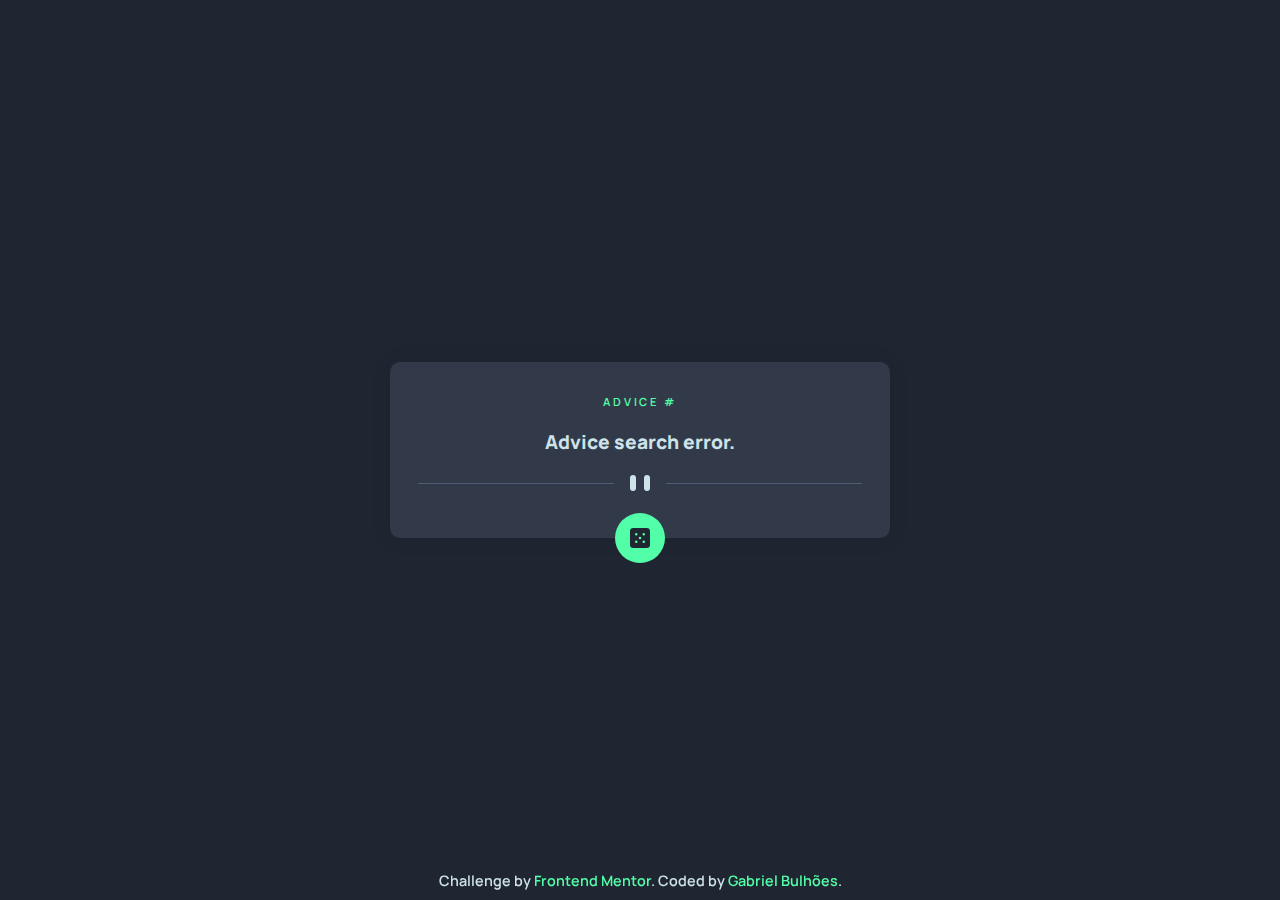
<file: advice-generator-app/index.html>
<!DOCTYPE html>
<html lang="en">
<head>
  <meta charset="UTF-8">
  <meta name="viewport" content="width=device-width, initial-scale=1.0">

  <link rel="icon" type="image/png" sizes="32x32" href="./images/favicon-32x32.png">

  <link rel="stylesheet" href="style.css">

  <link href="https://fonts.googleapis.com/css2?family=Manrope:wght@400;600;800&display=swap" rel="stylesheet">

  <title>Advice generator app</title>

</head>
<body>

  <main>

    <section>

      <h1>Advice #<span class="advice-id"></span></h1>

      <p class="advice"></p>

      <picture>
        <source media="(max-width: 600px)" srcset="images/pattern-divider-mobile.svg">
        <source media="(min-width: 601px)" srcset="images/pattern-divider-desktop.svg">
        <img src="images/pattern-divider-mobile.svg" alt="Pattern Divider">
      </picture>

      <button class="next-advice">
        <img src="images/icon-dice.svg" alt="Dice">
      </button>

    </section>

    <footer>Challenge by <a href="https://www.frontendmentor.io" target="_blank">Frontend Mentor</a>. Coded by <a href="https://github.com/bulhoesgabriel" target="_blank">Gabriel Bulhões</a>.</footer>

  </main>
  
  <script src="script.js"></script>

</body>
</html>
</file>
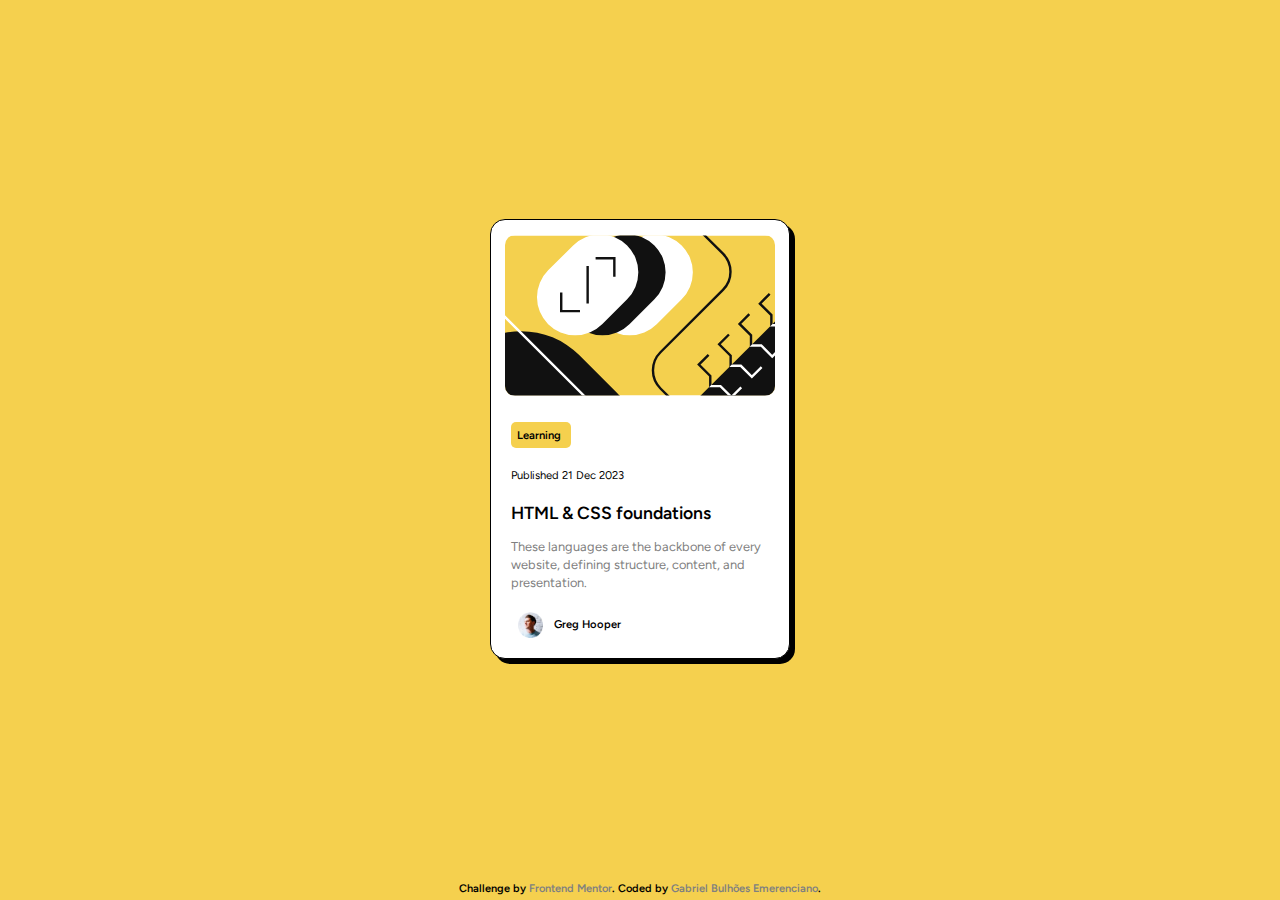
<file: blog-preview-card/index.html>
<!DOCTYPE html>
<html lang="en">
<head>
  <meta charset="UTF-8">
  <meta name="viewport" content="width=device-width, initial-scale=1.0">

  <link rel="stylesheet" href="style.css">

  <link rel="icon" type="image/png" sizes="32x32" href="./assets/images/favicon-32x32.png">
  
  <title>Blog Preview Card</title>

</head>
<body>

  <main class="card">

    <img src="assets/images/illustration-article.svg" alt="Illustration Article">

    <div class="info">

      <h1 class="top">Learning</h1>

      <p class="date">Published 21 Dec 2023</p>

      <h2 class="title">HTML & CSS foundations</h2>

      <p class="text">These languages are the backbone of every website, defining structure, content, and presentation.</p>

    </div>

    <div class="autor">

      <img src="assets/images/image-avatar.webp" alt="Greg Hooper Avatar">

      <p><strong>Greg Hooper</strong></p>

    </div>

  </main>
  
  <div class="attribution">
    Challenge by <a href="https://www.frontendmentor.io?ref=challenge" target="_blank">Frontend Mentor</a>. 
    Coded by <a href="https://github.com/bulhoesgabriel" target="_blank">Gabriel Bulhões Emerenciano</a>.
  </div>

</body>
</html>
</file>
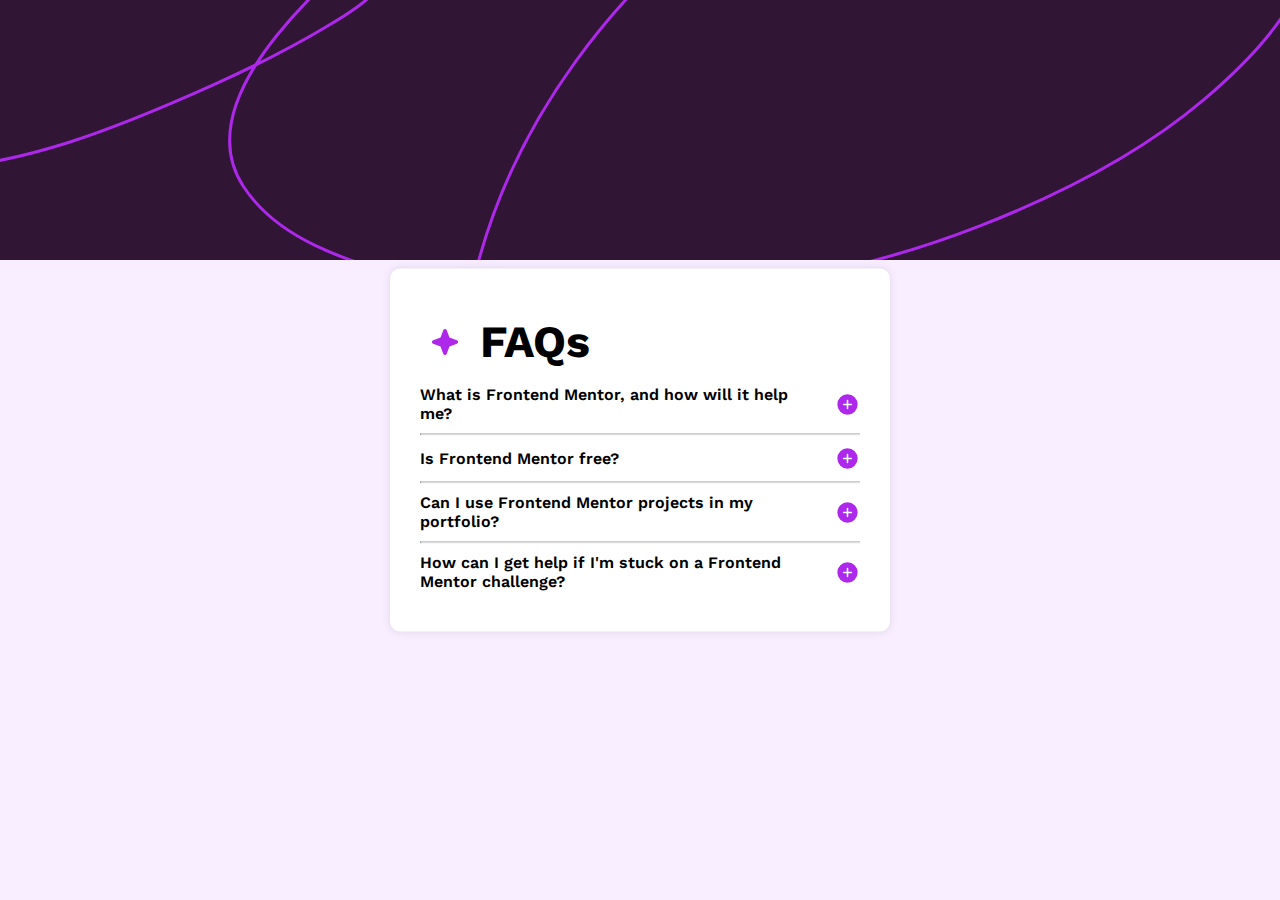
<file: faq-accordion/index.html>
<!DOCTYPE html>
<html lang="en">

<head>
  <meta charset="UTF-8">
  <meta name="viewport" content="width=device-width, initial-scale=1.0">

  <link rel="shortcut icon" href="assets/images/favicon-32x32.png" type="image/x-icon">

  <link rel="stylesheet" href="style.css">

  <title>FAQ accordion</title>

</head>

<body>

  <div class="background"></div>

  <div class="card">

    <div class="title">
      <img src="assets/images/icon-star.svg" alt="Star Icon">
      <h1>FAQs</h1>
    </div>

    <div class="questions">
      <button>What is Frontend Mentor, and how will it help me?</button>
      <img src="assets/images/icon-plus.svg" alt="Plus Icon">
    </div>

    <p class="answers">Frontend Mentor offers realistic coding challenges to help developers improve their
      frontend coding skills with projects in HTML, CSS, and JavaScript. It's suitable for all levels and ideal for
      portfolio building.</p>

    <hr>

    <div class="questions">
      <button>Is Frontend Mentor free?</button>
      <img src="assets/images/icon-plus.svg" alt="Plus Icon">
    </div>

    <p class="answers">Yes, Frontend Mentor offers both free and premium coding challenges, with the free option
      providing access to a range of projects suitable for all skill levels.</p>

    <hr>

    <div class="questions">
      <button>Can I use Frontend Mentor projects in my portfolio?</button>
      <img src="assets/images/icon-plus.svg" alt="Plus Icon">
    </div>

    <p class="answers">Yes, you can use projects completed on Frontend Mentor in your portfolio. It's an excellent
      way to showcase your skills to potential employers!</p>

    <hr>

    <div class="questions">
      <button>How can I get help if I'm stuck on a Frontend Mentor challenge?</button>
      <img src="assets/images/icon-plus.svg" alt="Plus Icon">
    </div>

    <p class="answers">The best place to get help is inside Frontend Mentor's Discord community. There's a help
      channel where you can ask questions and seek support from other community members.</p>

  </div>

</body>

<script src="script.js"></script>

</html>
</file>
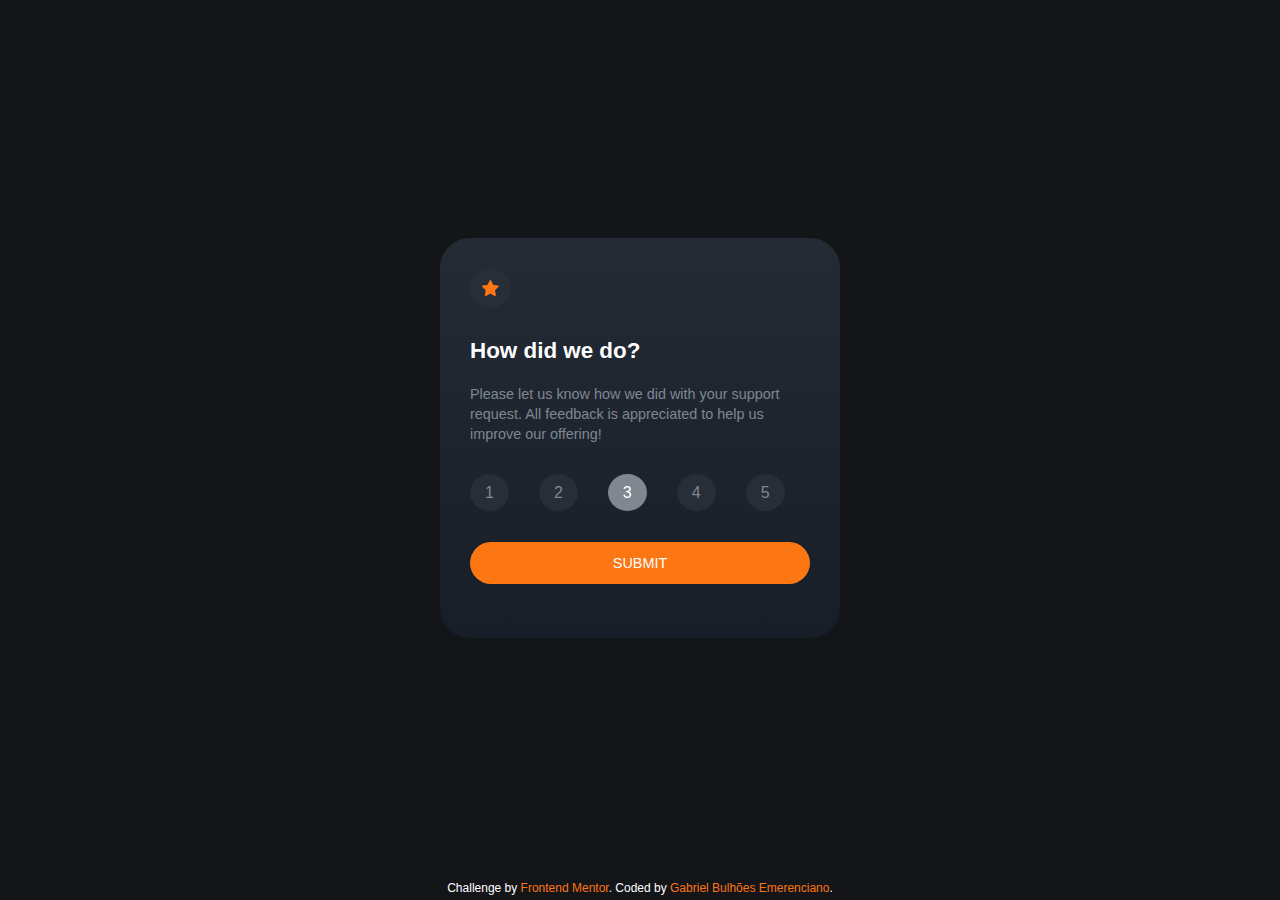
<file: interactive-rating-component/index.html>
<!DOCTYPE html>
<html lang="en">
<head>
  <meta charset="UTF-8">
  <meta name="viewport" content="width=device-width, initial-scale=1.0">

  <link rel="icon" type="image/png" sizes="32x32" href="./images/favicon-32x32.png">

  <link rel="stylesheet" href="style.css">
  
  <title>Interactive Rating Component</title>

</head>
<body>

  <div id="rating">
    <div id="star"><img src="images/icon-star.svg" alt="Star"></div>
    <h1>How did we do?</h1>
    <p>Please let us know how we did with your support request. All feedback is appreciated to help us improve our offering!</p>
    <ul id="select">
      <li><label for="opt1"><input type="radio" name="option" id="opt1"><span>1</span></label></li>
      <li><label for="opt2"><input type="radio" name="option" id="opt2"><span>2</span></label></li>
      <li><label for="opt3"><input type="radio" name="option" id="opt3" checked><span>3</span></label></li>
      <li><label for="opt4"><input type="radio" name="option" id="opt4"><span>4</span></label></li>
      <li><label for="opt5"><input type="radio" name="option" id="opt5"><span>5</span></label></li>
    </ul>
    <button onclick="changePage()">Submit</button>
  </div>

  <div id="thankyou">
    <img src="images/illustration-thank-you.svg" alt="Thank you">
    <div id="result"></div>
    <h1>Thank you!</h1>
    <p>
      We appreciate you taking the time to give a rating.
      <br>
      If you ever need more support, don’t hesitate to get in touch!
    </p>
  </div>
  
  <div class="attribution">
    Challenge by <a href="https://www.frontendmentor.io?ref=challenge" target="_blank">Frontend Mentor</a>. 
    Coded by <a href="https://github.com/bulhoesgabriel" target="_blank">Gabriel Bulhões Emerenciano</a>.
  </div>

  <script src="script.js"></script>

</body>
</html>
</file>
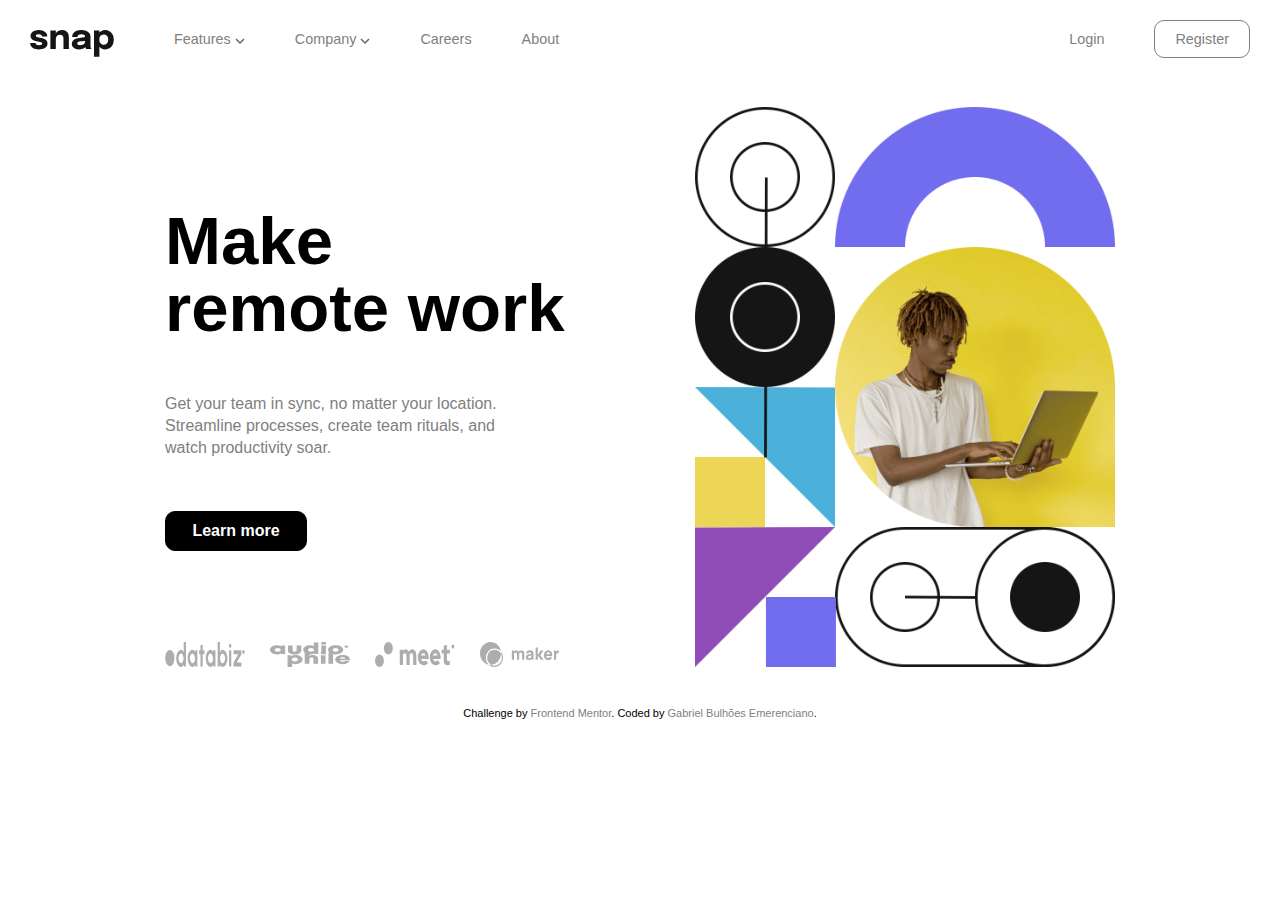
<file: intro-section-with-dropdown-navigation/index.html>
<!DOCTYPE html>
<html lang="en">
<head>
  <meta charset="UTF-8">
  <meta name="viewport" content="width=device-width, initial-scale=1.0">

  <link rel="icon" type="image/png" sizes="32x32" href="./images/favicon-32x32.png">
  
  <title>Intro section with dropdown navigation</title>

  <link rel="shortcut icon" href="images/favicon-32x32.png" type="image/x-icon">

  <link rel="stylesheet" href="style.css">

  <link rel="stylesheet" href="media-query.css">

  <script src="script.js" defer></script>

</head>
<body>

  <header>
    <img src="images/logo.svg" alt="Snap">
    <nav>
        <div class="container">
          <a href="#" id="features">Features <img src="images/icon-arrow-down.svg" id="features-image" alt="Arrow Down"></a>
            <div class="list" id="features-list">
              <a href="#"><img src="images/icon-todo.svg" alt="Todo List"> Todo List</a>
              <a href="#"><img src="images/icon-calendar.svg" alt="Calendar"> Calendar</a>
              <a href="#"><img src="images/icon-reminders.svg" alt="Reminders"> Reminders</a>
              <a href="#"><img src="images/icon-planning.svg" alt="Planning"> Planning</a>
            </div>
        </div>
        <div class="container">
          <a href="#" id="company">Company <img src="images/icon-arrow-down.svg" id="company-image" alt="Arrow Down"></a>
            <div class="list" id="company-list">
              <a href="#">History</a>
              <a href="#">Our Team</a>
              <a href="#">Blog</a>
            </div>
        </div>
        <a href="#">Careers</a>
        <a href="#">About</a>
      <div id="user">
        <a href="#">Login</a>
        <a href="#" id="register">Register</a>
      </div>
    </nav>

    <div id ="menu-container">
      <div id="menu"><img src="images/icon-menu.svg" id="menu-image" alt="Menu"></div>
      <div id="menu-nav">
        <div class="container" id="features-container">
          <a href="#" id="features2">Features <img src="images/icon-arrow-down.svg" id="features-image2" alt="Arrow Down"></a>
          <div class="list" id="features-list2">
            <a href="#"><img src="images/icon-todo.svg" alt="Todo List"> Todo List</a>
            <a href="#"><img src="images/icon-calendar.svg" alt="Calendar"> Calendar</a>
            <a href="#"><img src="images/icon-reminders.svg" alt="Reminders"> Reminders</a>
            <a href="#"><img src="images/icon-planning.svg" alt="Planning"> Planning</a>
          </div>
        </div>
        <div class="container" id="company-container">
          <a href="#" id="company2">Company <img src="images/icon-arrow-down.svg" id="company-image2" alt="Arrow Down"></a>
          <div class="list" id="company-list2">
            <a href="#">History</a>
            <a href="#">Our Team</a>
            <a href="#">Blog</a>
          </div>
        </div>
        <a href="#" id="careers">Careers</a>
        <a href="#">About</a>
        <div class="container" id="user2">
          <a href="#">Login</a>
          <a href="#" id="register2">Register</a>
        </div>
      </div>
    </div>  
  </header>

  <main>
    <section>
      <h1>Make <br>remote work</h1>
      <h1 id="alt">Make remote work</h1>
      <p>Get your team in sync, no matter your location. Streamline processes, create team rituals, and watch productivity soar.</p>
      <button>Learn more</button>
      <div id="clients">
        <img src="images/client-databiz.svg" alt="Databiz">
        <img src="images/client-audiophile.svg" alt="Audiophile">
        <img src="images/client-meet.svg" alt="Meet">
        <img src="images/client-maker.svg" alt="Maker">
      </div>
    </section>
    <img id="hero" src="images/image-hero-desktop.png" alt="Hero">
    <img id="hero-mobile" src="images/image-hero-mobile.png" alt="Hero Mobile">
  </main>
  
  <div class="attribution">
    Challenge by <a href="https://www.frontendmentor.io?ref=challenge" target="_blank">Frontend Mentor</a>. 
    Coded by <a href="https://github.com/bulhoesgabriel" target="_blank">Gabriel Bulhões Emerenciano</a>.
  </div>
</body>
</html>
</file>
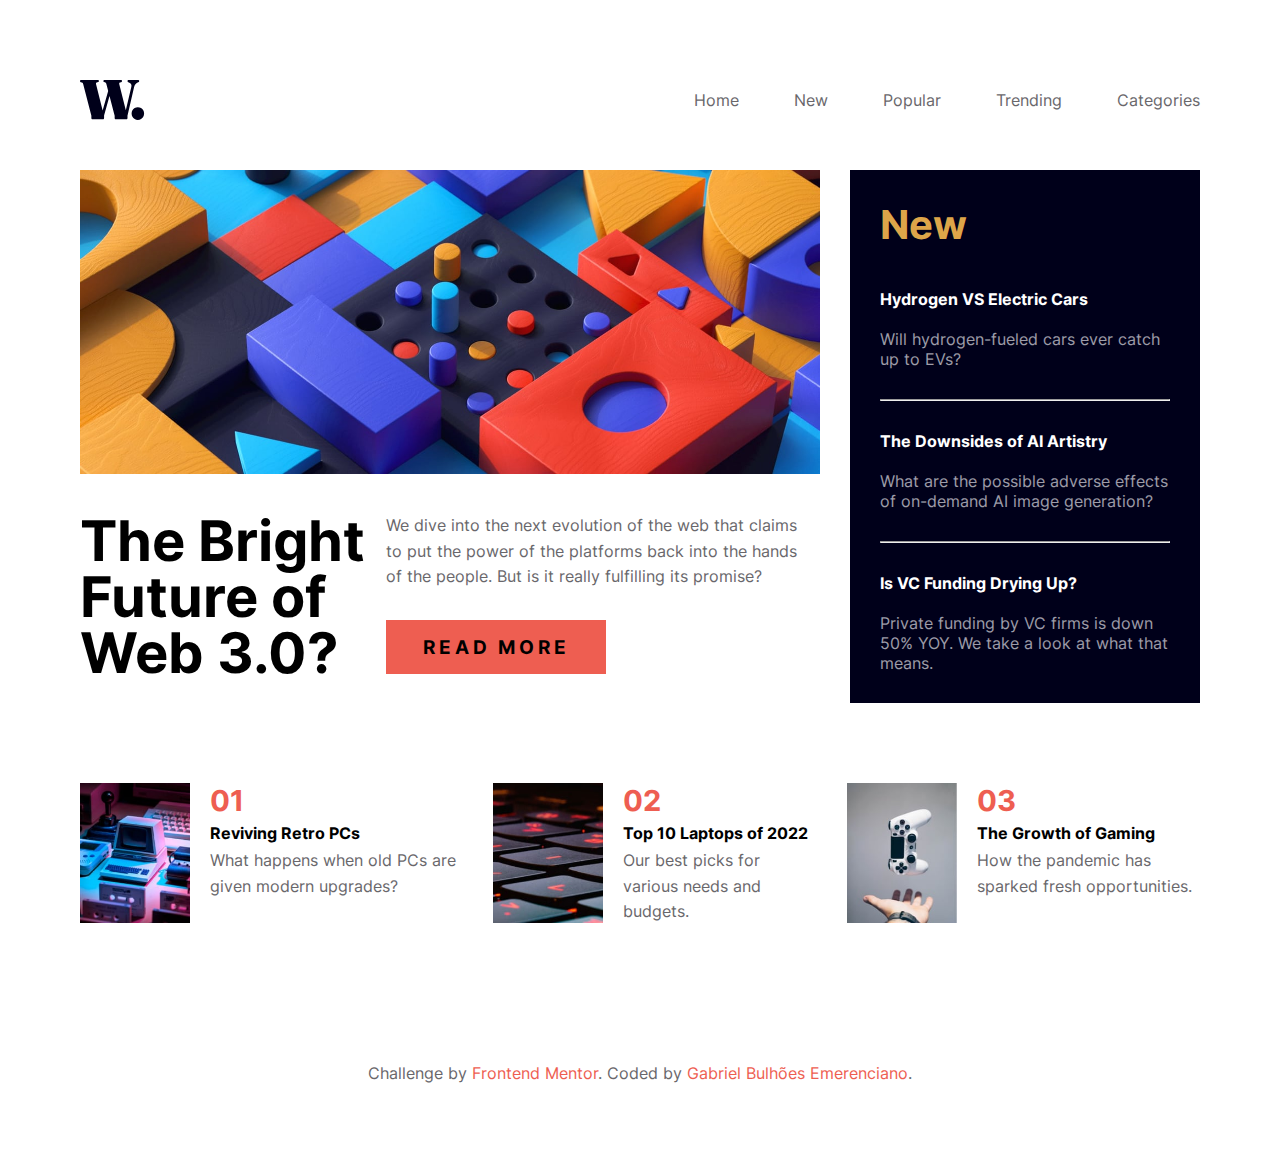
<file: news-homepage/index.html>
<!DOCTYPE html>
<html lang="en">
<head>
  <meta charset="UTF-8">
  <meta name="viewport" content="width=device-width, initial-scale=1.0">
  <link rel="icon" type="image/png" sizes="32x32" href="./assets/images/favicon-32x32.png">
  <link rel="stylesheet" href="css/style.css">
  <link rel="stylesheet" href="css/media-query.css">
  <script defer src="js/script.js"></script>
  <title>News homepage</title>
</head>
<body>

  <div class="container">

    <header>

      <nav>
        <img src="assets/images/logo.svg" alt="Logo">
        <div class="menu-container">
          <div class="menu-info">
            <button id="menu-button"><img id="button-img" src="assets/images/icon-menu.svg" alt="Menu Icon"></button>
            <div id="menu-list">
              <a href="#">Home</a>
              <a href="#">New</a>
              <a href="#">Popular</a>
              <a href="#">Trending</a>
              <a href="#">Categories</a>
            </div>
          </div>
        </div>
      </nav>

    </header>

    <main>

      <div class="main-container">
        <picture>
          <source media="(max-width: 768px)" srcset="assets/images/image-web-3-mobile.jpg">
          <img src="assets/images/image-web-3-desktop.jpg" alt="Web 3">
        </picture>
        <div class="main-info">
          <h1>The Bright Future of Web 3.0?</h1>
          <div>
            <p>
              We dive into the next evolution of the web that claims to put the power of the platforms back into the hands of the people.
              But is it really fulfilling its promise?
            </p>
            <a>Read more</a>
          </div>
        </div>
      </div>

      <aside>
        <h2>New</h2>
        <a href="#">Hydrogen VS Electric Cars</a>
        <p>Will hydrogen-fueled cars ever catch up to EVs?</p>
        <hr>
        <a href="#">The Downsides of AI Artistry</a>
        <p>What are the possible adverse effects of on-demand AI image generation?</p>
        <hr>
        <a href="#">Is VC Funding Drying Up?</a>
        <p id="last-p">Private funding by VC firms is down 50% YOY. We take a look at what that means.</p>
      </aside>

    </main>

    <section>

      <div class="section-containers">
        <img src="assets/images/image-retro-pcs.jpg" alt="Retro PCs">
        <div class="section-info">
          <h3>01</h3>
          <a href="#">Reviving Retro PCs</a>
          <p>What happens when old PCs are given modern upgrades?</p>
        </div>
      </div>

      <div class="section-containers">
        <img src="assets/images/image-top-laptops.jpg" alt="Top Laptops">
        <div class="section-info">
          <h3>02</h3>
          <a href="#">Top 10 Laptops of 2022</a>
          <p>Our best picks for various needs and budgets.</p>
        </div>
      </div>

      <div class="section-containers">
        <img src="assets/images/image-gaming-growth.jpg" alt="Gaming Growth">
        <div class="section-info">
          <h3>03</h3>
          <a href="#">The Growth of Gaming</a>
          <p>How the pandemic has sparked fresh opportunities.</p>
        </div>
      </div>

    </section>
    
    <footer>Challenge by <a href="https://www.frontendmentor.io?ref=challenge" target="_blank">Frontend Mentor</a>. Coded by <a href="https://github.com/bulhoesgabriel" target="_blank">Gabriel Bulhões Emerenciano</a>.</footer>

  </div>

</body>
</html>
</file>
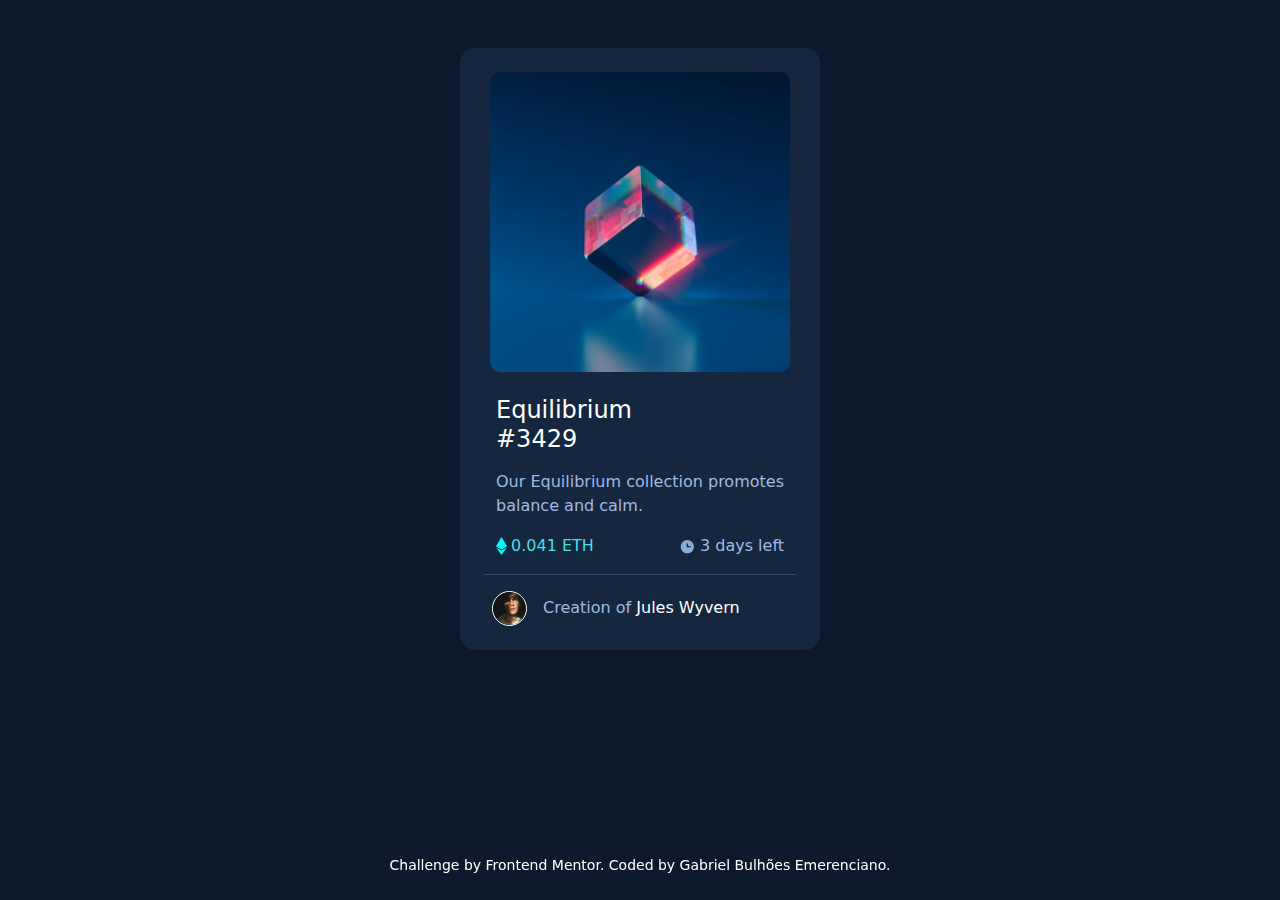
<file: nft-preview-card-component/index.html>
<!DOCTYPE html>
<html lang="en">
<head>
  <meta charset="UTF-8">
  <meta name="viewport" content="width=device-width, initial-scale=1.0">

  <link rel="icon" type="image/png" sizes="32x32" href="./images/favicon-32x32.png">

  <link href="https://cdn.jsdelivr.net/npm/bootstrap@5.3.3/dist/css/bootstrap.min.css" rel="stylesheet" integrity="sha384-QWTKZyjpPEjISv5WaRU9OFeRpok6YctnYmDr5pNlyT2bRjXh0JMhjY6hW+ALEwIH" crossorigin="anonymous">

  <script src="https://cdn.jsdelivr.net/npm/bootstrap@5.3.3/dist/js/bootstrap.bundle.min.js" integrity="sha384-YvpcrYf0tY3lHB60NNkmXc5s9fDVZLESaAA55NDzOxhy9GkcIdslK1eN7N6jIeHz" crossorigin="anonymous" defer></script>
  
  <title>NFT preview card component</title>

  <style>
    .attribution {font-size: 14px; text-align: center; color: white;}
    .attribution a {color: white; text-decoration: none; transition: 0.3s;}
    .attribution a:hover {color: #46DFE4;}
    body {background-color: #0D1A2D;}
    #card {background-color: #15273F; width: 360px; border-radius: 15px; color: #a0b9e1; box-shadow: 0px 20px 0px 15px #0c17297d;}
    #card #eq {background-image: url("images/image-equilibrium.jpg"); background-size: cover; height: 300px; width: 300px; border-radius: 10px;}
    #card #eq #view {height: 40px; width: 40px;}
    #card #eq .overlay {background-color:#46dfe47e; border-radius: 10px; opacity: 0; transition: opacity 0.5s;}
    #card #eq .overlay:hover {opacity: 1;}
    #card h1 {color: white; transition: 0.3s;}
    #card h1:hover {color: #46DFE4; cursor: pointer;}
    #card div #eth {color: #46DFE4;}
    #card p img {width: 35px; border-radius: 30px; border: 1px solid white;}
    #card p a {color: white; text-decoration: none; transition: 0.3s;}
    #card p a:hover {color: #46DFE4;}
  </style>

</head>
<body>
  <div class="container p-4 mt-5 text-center" id="card">
    <a href="https://github.com/bulhoesgabriel" target="_blank">
      <div id="eq" class="mb-4 container p-0">
        <div class="overlay d-flex align-items-center justify-content-center w-100 h-100">
          <img src="images/icon-view.svg" alt="View" id="view">
        </div>
      </div>
    </a>
    <div class="container text-start">
      <h1 class="fs-4 mb-3 w-75">Equilibrium #3429</h1>
      <p class="lead fs-6">Our Equilibrium collection promotes balance and calm.</p>
    </div>
    <div class="container d-flex">
      <span id="eth"><img src="images/icon-ethereum.svg" alt="Ethereum" class="me-1">0.041 ETH</span>
      <span class="ms-auto lead fs-6"><img src="images/icon-clock.svg" alt="Clock" class="me-1">3 days left</span>
    </div>
    <hr>
    <p class="lead text-start fs-6 mb-0"><img src="images/image-avatar.png" alt="Avatar" class=" ms-2 me-3">Creation of <a href="#">Jules Wyvern</a></p>
  </div>
  <div class="attribution lead fixed-bottom mb-4">
    Challenge by <a href="https://www.frontendmentor.io?ref=challenge" target="_blank">Frontend Mentor</a>. 
    Coded by <a href="https://github.com/bulhoesgabriel" target="_blank">Gabriel Bulhões Emerenciano</a>.
  </div>
</body>
</html>
</file>
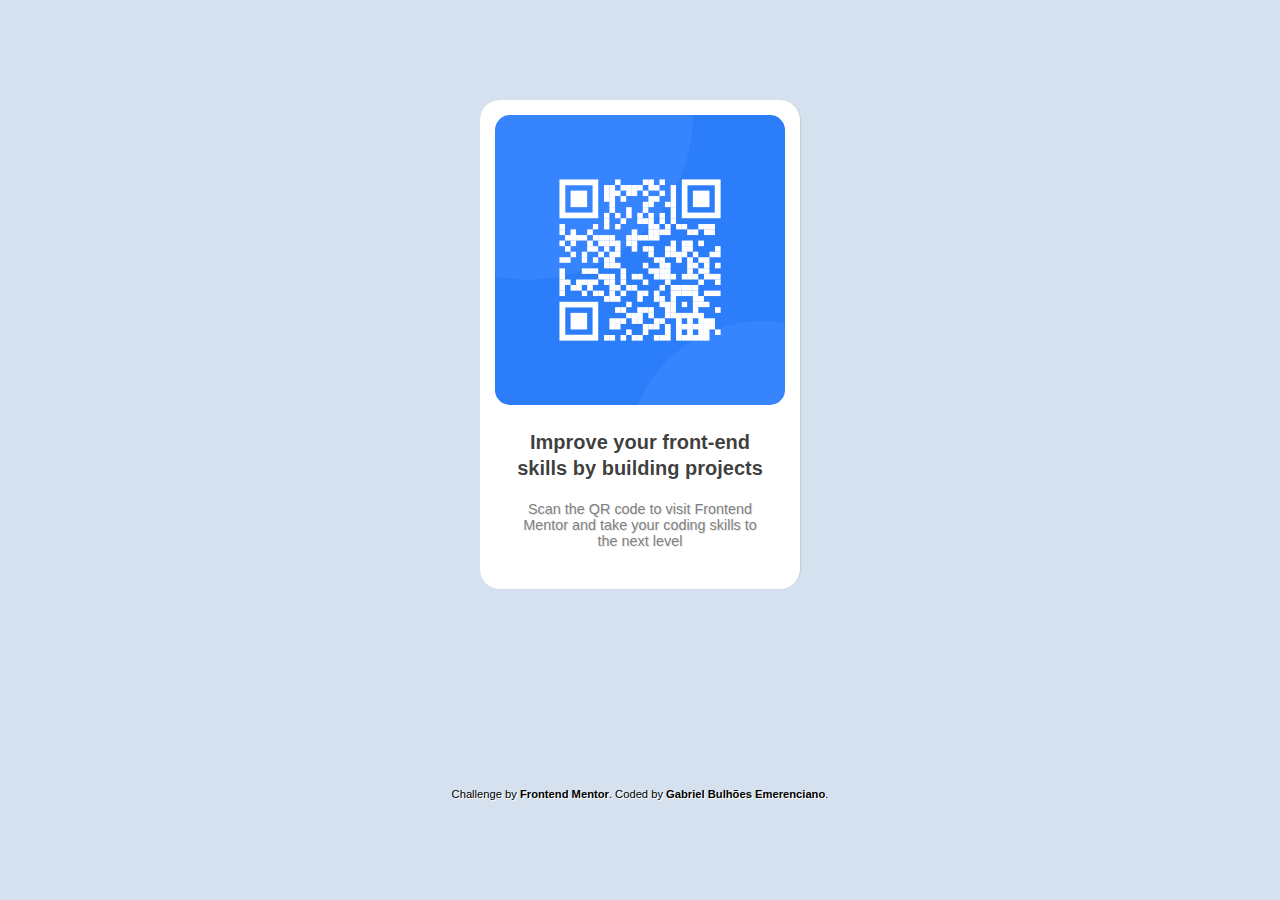
<file: qr-code-component/index.html>
<!DOCTYPE html>
<html lang="en">
<head>
  <meta charset="UTF-8">
  <meta name="viewport" content="width=device-width, initial-scale=1.0">

  <link rel="icon" type="image/png" sizes="32x32" href="./images/favicon-32x32.png">
  
  <link rel="stylesheet" href="style.css">
  <link href="https://fonts.cdnfonts.com/css/chalet" rel="stylesheet">

  <title>QR code component</title>

</head>
<body>

  <main class="home">

    <img class="qrcode" src="images/image-qr-code.png" alt="QR code image">

    <h1 class="title">Improve your front-end skills by building projects</h1>

    <p class="text">Scan the QR code to visit Frontend Mentor and take your coding skills to the next level</p>

  </main>
  
  <footer>Challenge by <a href="https://www.frontendmentor.io" target="_blank">Frontend Mentor</a>. Coded by <a href="https://github.com/bulhoesgabriel" target="_blank">Gabriel Bulhões Emerenciano</a>.</footer>

</body>
</html>
</file>
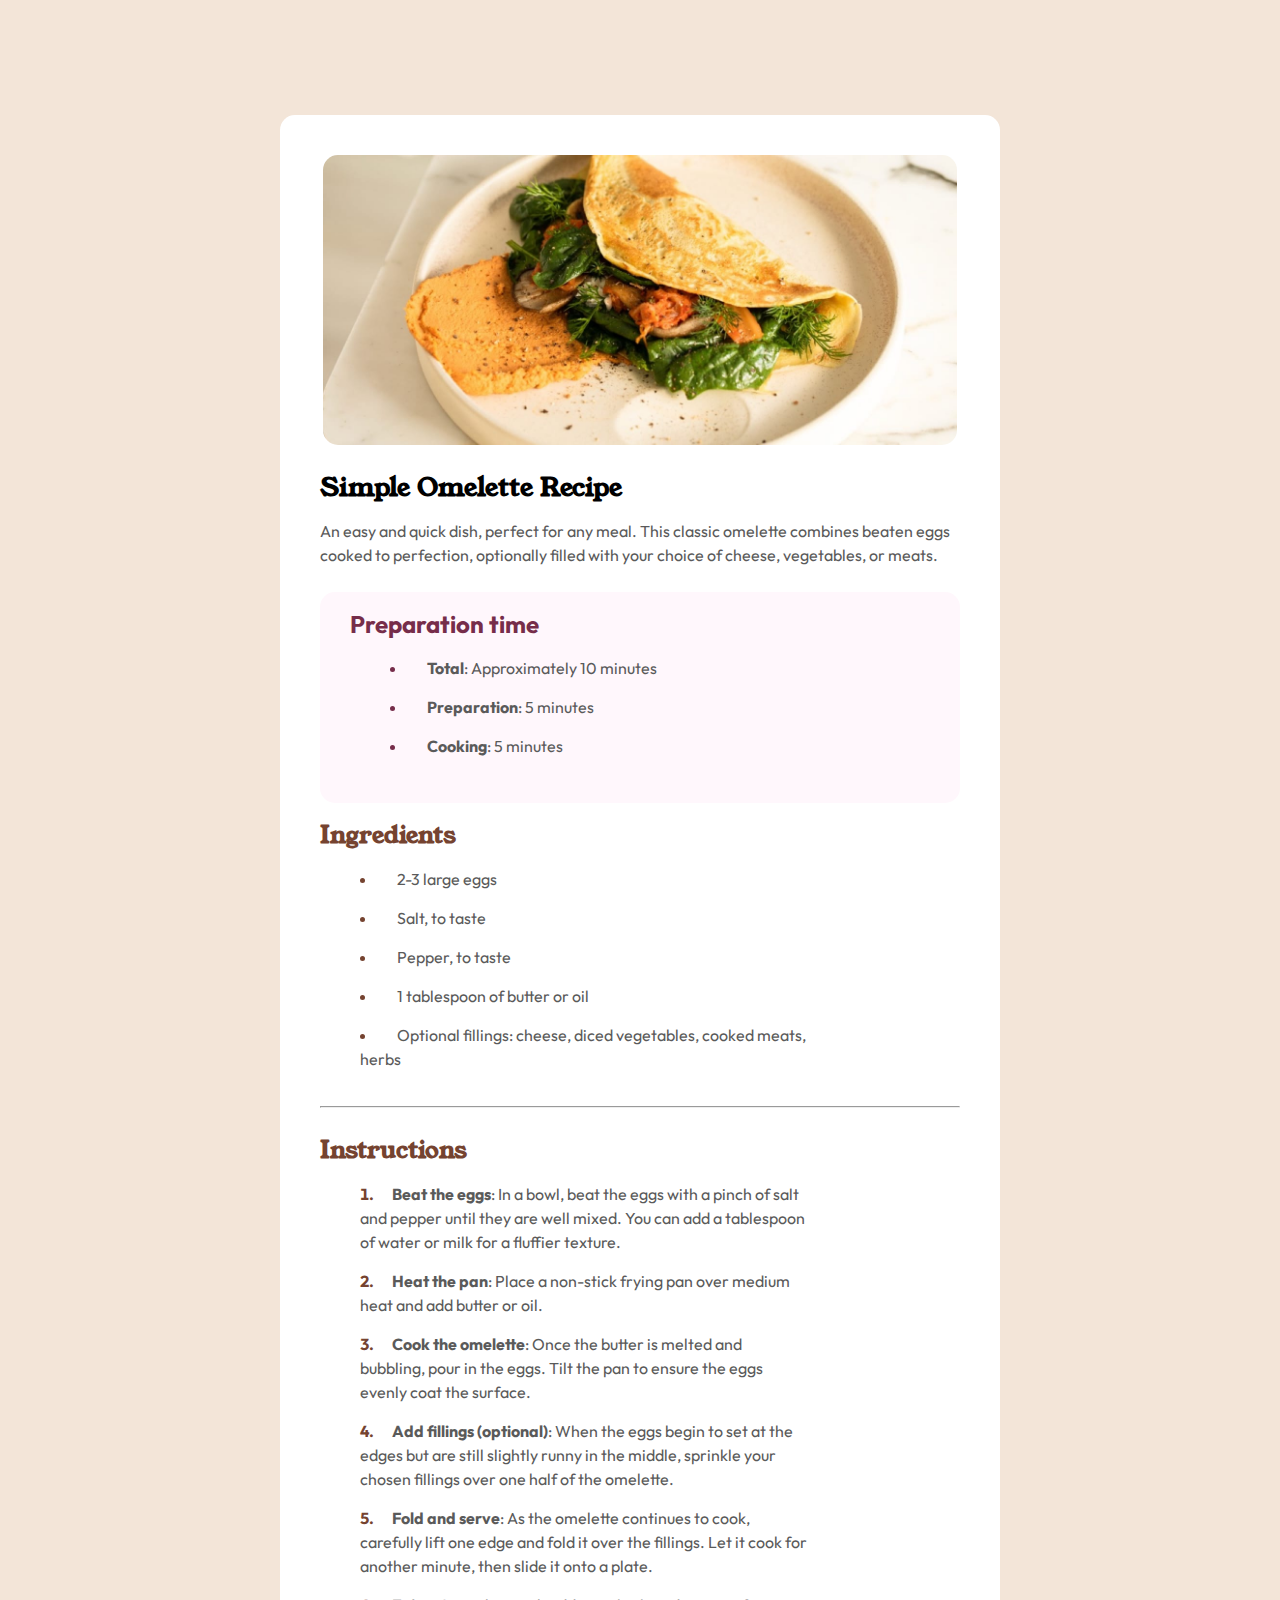
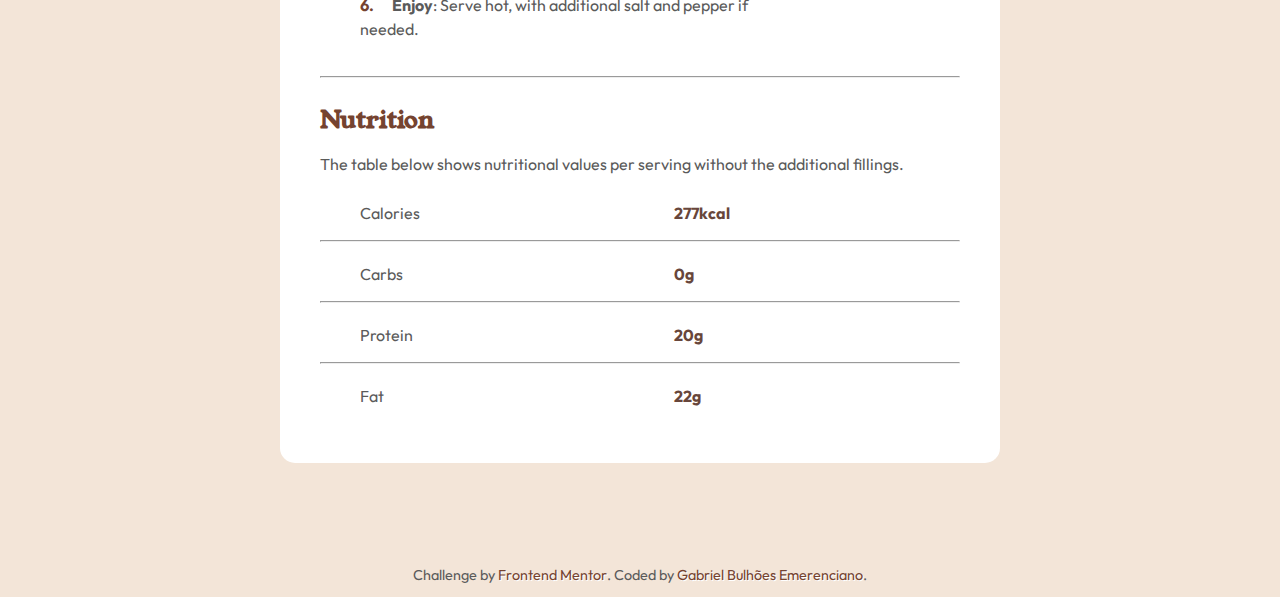
<file: recipe-page/index.html>
<!DOCTYPE html>
<html lang="en">
<head>
  <meta charset="UTF-8">
  <meta name="viewport" content="width=device-width, initial-scale=1.0">
  <link rel="icon" type="image/png" sizes="32x32" href="./assets/images/favicon-32x32.png">
  <title>Recipe page</title>
  <link rel="stylesheet" href="style.css">
  <link rel="shortcut icon" href="assets/images/favicon-32x32.png" type="image/x-icon">
</head>
<body>

  <img src="assets/images/image-omelette.jpeg" alt="Omelette" id="mobile">

  <main>

    <img src="assets/images/image-omelette.jpeg" alt="Omelette">

    <h1>Simple Omelette Recipe</h1>

    <p class="description">
      An easy and quick dish, perfect for any meal. This classic omelette combines beaten eggs cooked to perfection, optionally filled with your choice of cheese, vegetables, or meats.
    </p>

    <ul id="preparation">
      <h2>Preparation time</h2>
      <li class="item"><span><strong>Total</strong>: Approximately 10 minutes</span></li>
      <li class="item"><span><strong>Preparation</strong>: 5 minutes</span></li>
      <li class="item"><span><strong>Cooking</strong>: 5 minutes</span></li>
    </ul>

    <ul>
      <h3>Ingredients</h3>
      <li class="item"><span>2-3 large eggs</span></li>
      <li class="item"><span>Salt, to taste</span></li>
      <li class="item"><span>Pepper, to taste</span></li>
      <li class="item"><span>1 tablespoon of butter or oil</span></li>
      <li class="item"><span>Optional fillings: cheese, diced vegetables, cooked meats, herbs</span></li>
    </ul>

    <hr>

    <ol>
      <h3>Instructions</h3>
      <li class="item"><span><strong>Beat the eggs</strong>: In a bowl, beat the eggs with a pinch of salt and pepper until they are well mixed. You can add a tablespoon of water or milk for a fluffier texture.</span></li>
      <li class="item"><span><strong>Heat the pan</strong>: Place a non-stick frying pan over medium heat and add butter or oil.</span></li>
      <li class="item"><span><strong>Cook the omelette</strong>: Once the butter is melted and bubbling, pour in the eggs. Tilt the pan to ensure the eggs evenly coat the surface.</span></li>
      <li class="item"><span><strong>Add fillings (optional)</strong>: When the eggs begin to set at the edges but are still slightly runny in the middle, sprinkle your chosen fillings over one half of the omelette.</span></li>
      <li class="item"><span><strong>Fold and serve</strong>: As the omelette continues to cook, carefully lift one edge and fold it over the fillings. Let it cook for another minute, then slide it onto a plate.</span></li>
      <li class="item"><span><strong>Enjoy</strong>: Serve hot, with additional salt and pepper if needed.</span></li>
    </ol>

    <hr>

    <h3>Nutrition</h3>
    <p class="description">The table below shows nutritional values per serving without the additional fillings.</p>
    <div class="item"><p>Calories</p><p class="value">277kcal</p></div>
    <hr class="list-hr">
    <div class="item"><p>Carbs</p><p class="value">0g</p></div>
    <hr class="list-hr">
    <div class="item"><p>Protein</p><p class="value">20g</p></div>
    <hr class="list-hr">
    <div class="item"><p>Fat</p><p class="value">22g</p></div>

  </main>

  <div class="attribution">
    Challenge by <a href="https://www.frontendmentor.io?ref=challenge" target="_blank">Frontend Mentor</a>. 
    Coded by <a href="https://github.com/bulhoesgabriel" target="_blank">Gabriel Bulhões Emerenciano</a>.
  </div>
</body>
</html>
</file>
<file: advice-generator-app/style.css>
* {
    box-sizing: border-box;
    margin: 0;
    padding: 0;
}

body {
    background-color: hsl(218, 23%, 16%);
    font-family: 'Manrope', sans-serif;
}

main {
    display: flex;
    flex-direction: column;;
    justify-content: center;
    align-items: center;
    height: 100vh;
}

section {
    background-color: hsl(217, 19%, 24%);
    display: flex;
    flex-direction: column;
    align-items: center;
    gap: 1.2rem;
    border-radius: 10px;
    padding: 2rem;
    position: relative;
    width: 90%;
    max-width: 500px;
    box-shadow: 0 0 20px rgba(0, 0, 0, 0.1);
}

h1 {
    color: hsl(150, 100%, 66%);
    font-weight: 600;
    font-size: 0.7rem;
    text-transform: uppercase;
    letter-spacing: 0.25em;
}

.advice {
    color: hsl(193, 38%, 86%);
    font-weight: 800;
    font-size: 1.2rem;
    text-align: center;
}

picture {
    padding-bottom: 10px;
}

.next-advice {
    all: unset;
    cursor: pointer;
    width: 50px;
    height: 50px;
    border-radius: 50%;
    background-color: hsl(150, 100%, 66%);
    display: flex;
    justify-content: center;
    align-items: center;
    position: absolute;
    left: 50%;
    bottom: -25px;
    transform: translateX(-50%);
}

.next-advice:hover {
    box-shadow: 0 0 20px hsl(150, 100%, 66%);
}

.next-advice img {
    width: 20px;
}

footer {
    color: hsl(193, 38%, 86%);
    position: fixed;
    bottom: 10px;
    font-size: 0.9rem;
    font-weight: 600;
}

footer a {
    color: hsl(150, 100%, 66%);
    text-decoration: none;
}

footer a:hover {
    text-decoration: underline;
}
</file>
<file: blog-preview-card/style.css>
@charset "UTF-8";

@font-face {
    font-family: "FVF";
    src: url('assets/fonts/Figtree-VariableFont_wght.ttf');
}

@font-face {
    font-family: "FSB";
    src: url('assets/fonts/static/Figtree-SemiBold.ttf');
}

* {
    margin: 0;
    padding: 0;
    box-sizing: border-box;
}

body {
    font-family: Arial, Helvetica, sans-serif;
    background-color: #F5D04E;
    height: 100vh;
    width: 100vw;
    display: flex;
    flex-direction: column;
}

.card {
    background-color: white;
    height: 440px;
    max-width: 300px;
    margin: auto;
    border: 1px solid black;
    border-radius: 15px;
    display: flex;
    flex-direction: column;
    box-shadow: 5px 5px black;
}

.card img {
    max-width: 270px;
    border-radius: 10px;
    margin: auto;
    margin-top: 15px;
}

.card .info {
    margin-top: 20px;
    margin-left: 20px;
    display: flex;
    flex-direction: column;
}

.card .info .top {
    background-color: #F5D04E;
    border-radius: 5px;
    font-size: 0.7em;
    width: 60px;
    padding: 6px;
    font-family: 'FSB';
}

.card .info .date {
    font-size: 0.7em;
    margin-top: 20px;
    font-family: 'FVF';
}

.card .info .title {
    font-size: 1.1em;
    margin-top: 20px;
    font-family: 'FSB';
}

.card .info .text {
    font-size: 0.8em;
    margin-top: 15px;
    font-family: 'FVF';
    color: gray;
    line-height: 1.4em;
}

.card .autor {
    display: flex;
    flex-direction: row;
    width: 110px;
    margin: left;
    margin-left: 20px;
    margin-bottom: 20px;
    margin-top: 5px;
}

.card .autor img {
    max-width: 25px;
}

.card .autor p {
    margin-top: 20px;
    font-size: 0.7em;
    margin-left: 5px;
    font-family: 'FSB';
}

.attribution {
    font-family: 'FSB';
    font-size: 11px;
    text-align: center;
    padding: 5px;
}

.attribution a {
    text-decoration: none;
    color: gray;
}

.attribution a:hover {
    color: white;
}
</file>
<file: faq-accordion/style.css>
@charset "UTF-8";

@font-face {
    font-family: "WorkSans-Bold";
    src: url('assets/fonts/static/WorkSans-Bold.ttf');
}

@font-face {
    font-family: "WorkSans-SemiBold";
    src: url('assets/fonts/static/WorkSans-SemiBold.ttf');
}

@font-face {
    font-family: "WorkSans-V";
    src: url('assets/fonts/WorkSans-VariableFont_wght.ttf');
}

* {
    margin: 0;
    padding: 0;
    box-sizing: border-box;
}

body {
    font-family: Arial, sans-serif;
    display: flex;
    flex-direction: column;
    justify-content: center;
    background-color: #F9EEFF;
    line-height: 1.5;
}

.background {
    background-image: url('assets/images/background-pattern-desktop.svg');
    background-position: top;
    height: 260px;
    position: relative;
}

.card {
    background-color: white;
    border-radius: 10px;
    box-shadow: 0 0 10px rgba(0, 0, 0, 0.1);
    padding: 30px;
    max-width: 500px;
    min-width: 300px;
    top: 50%;
    left: 50%;
    transform: translate(-50%, -50%);
    position: absolute;
    z-index: 1;
}

.card .title {
    display: flex;
    padding: 10px;
}

.card .title img {
    width: 30px;
}

.card .title h1 {
    padding-left: 20px;
    font-family: 'WorkSans-Bold';
    font-size: 2.8em;
}

.card .questions {
    display: flex;
    cursor: pointer;
    justify-content: space-between;
    margin-bottom: 10px;
}

.card .questions button {
    border: none;
    background-color: transparent;
    text-decoration: none;
    cursor: pointer;
    font-family: 'WorkSans-SemiBold';
    font-size: 1em;
    text-align: left;
}

.card .questions button:hover {
    color: #AB29E7;
}

.card .questions img {
    width: 55px;
    padding-left: 30px;
}

.card .answers {
    font-family: "WorkSans-V";
    font-size: 0.8em;
    color: gray;
    display: none;
    opacity: 0;
    margin-top: 20px;
    margin-bottom: 20px;
    position: absolute;
}

.card .answers.ativo {
    display: flex;
    opacity: 1;
    position: static;
}

.card hr {
    color: rgba(128, 128, 128, 0.05);
    margin-bottom: 10px;
}

@media screen and (max-width: 768px) {
    body {
        margin-bottom: 510px;
    }

    .card {
        margin-top: 80px;
        min-height: 500px;
        padding-top: 30px;
        padding-bottom: 30px;
    }
}
</file>
<file: interactive-rating-component/style.css>
@charset "UTF-8";

* {
    margin: 0;
    padding: 0;
    box-sizing: border-box;
}

body {
    background-color: #141519;
    font-family: Arial, Helvetica, sans-serif;
    height: 100vh;
    display: flex;
    flex-direction: column;
}

#rating {
    color: white;
    background-image: linear-gradient(to bottom, #242B35, #171E28);
    height: 400px;
    max-width: 400px;
    margin: auto;
    border-radius: 30px;
}

#rating.ativo {
    display: none;
}

#rating #star {
    background-color: #272E38;
    margin: 30px 30px;
    padding: 5px;
    width: 40px;
    height: 40px;
    border-radius: 50%;
    text-align: center;
}

#rating #star img {
   margin-top: 7px;
   margin-left: 1px;
}

#rating h1 {
    margin-left: 30px;
    font-size: 1.4em;
    margin-bottom: 20px;
}

#rating p {
    font-size: 0.9em;
    color: #808791;
    margin-left: 30px;
    margin-right: 30px;
    margin-bottom: 40px;
    line-height: 1.4em;
}

#rating #select {
    margin-left: 30px;
    list-style-type: none;
    display: flex;
    flex-direction: row;
    margin-bottom: 40px;
}

#rating #select label input {
    -webkit-appearance: none;
    appearance: none;
}

#rating #select label span {
    background-color: #272E38;
    color: #808791;
    cursor: pointer;
    margin-right: 30px;
    border-radius: 50%;
    padding: 10px 15px 10px 15px;
}

#rating #select label span:hover {
    background-color: #FC7613;
    color: white;
}

#rating #select label input:checked + span {
    background-color: #808791;
    color: white;
}

#rating button {
    margin-left: 30px;
    background-color: #FC7613;
    color: white;
    border: none;
    padding: 13px;
    width: 340px;
    border-radius: 30px;
    font-size: 0.9em;
    cursor: pointer;
    text-transform: uppercase;
}

#rating button:hover {
    background-color: white;
    color: #FC7613;
}

#thankyou {
    color: white;
    background-image: linear-gradient(to bottom, #242B35, #171E28);
    height: 400px;
    max-width: 400px;
    margin: auto;
    border-radius: 30px;
    justify-content: center;
    text-align: center;
    display: none;
}

#thankyou.ativo {
    display: block;
}

#thankyou img {
    margin: 50px 0px 25px 0px;
}

#thankyou #result {
    width: 190px;
    padding: 6px 3px;
    color: #fc741393;
    background-color: #272E38;
    margin: auto;
    margin-bottom: 30px;
    border-radius: 20px;
    font-size: 0.9em;
    font-weight: bold;
}

#thankyou h1 {
    font-size: 1.4em;
    margin-bottom: 20px;
}

#thankyou p {
    font-size: 0.9em;
    font-weight: bold;
    color: #808791;
    line-height: 1.5em;
}

.attribution {
    color: white;
    font-size: 12px;
    text-align: center;
    padding: 5px;
}

.attribution a {
    color: #FC7613;
    text-decoration: none;
}

.attribution a:hover {
    color: white;
}
</file>
<file: intro-section-with-dropdown-navigation/style.css>
@charset "UTF-8";

* {
    margin: 0;
    padding: 0;
    font-family: Arial, Helvetica, sans-serif;
}

body {
    min-height: 100vh;
}

header {
    display: flex;
    align-items: center;
    padding: 30px;
    margin-bottom: 20px;
}

header nav {
    margin-left: 60px;
    margin-top: -10px;
    display: flex;
    gap: 50px;
    font-size: 0.9em;
    align-items: center;
}

header nav a {
    text-decoration: none;
    color: gray;
}

header nav a:hover {
    color: black;
}

#user {
    display: flex;
    position: absolute;
    right: 0;
    margin-right: 30px;
    gap: 50px;
    align-items: center;
}

#register, #register2 {
    border-radius: 10px;
    padding: 10px 20px;
    border: 1px solid gray;
}

#register:hover, #register2:hover {
    border: 1px solid black;
}

header #menu {
    position: absolute;
    top: 0;
    right: 30px;
    margin-top: 30px;
    display: none;
}

header #menu:hover {
    cursor: pointer;
}

.container, .list {
    display: flex;
    flex-direction: column;
}

.list {
    position: absolute;
    display: none;
    border-radius: 5px;
    box-shadow: 0 0 15px 15px rgba(128, 128, 128, 0.15);
    padding: 10px;
 }

.list a {
    padding: 10px;
}

.list a img {
    padding-right: 10px;
}

.list.ativo {
    display: flex;
}

#features-list {
    justify-content: space-between;
    margin: auto;
    margin-top: 35px;
    margin-left: -60px;
}

#features-list2 {
    justify-content: space-between;
    margin: auto;
    margin-top: 35px;
}

#company-list, #company-list2 {
    justify-content: space-between;
    margin: auto;
    margin-top: 35px;
}

#menu-container a {
    text-decoration: none;
    color: gray;
}

#menu-container a:hover {
    color: black;
}

main {
    display: flex;
    max-width: 950px;
    margin: auto;
    margin-bottom: 40px;
}

main section {
    width: 500px;
    margin-right: 30px;
    display: flex;
    flex-direction: column;
    justify-content: space-between;
}

main section h1 {
    margin-top: 100px;
    font-size: 4.2em;
    line-height: 1em;
}

main section #alt {
    display: none;
}

main section p {
    width: 370px;
    color: gray;
    line-height: 1.4em;
}

main section button {
    all: unset;
    font-weight: bolder;
    color: white;
    background-color: black;
    border: 1px solid black;
    width: 100px;
    text-align: center;
    padding: 10px 20px;
    border-radius: 10px;
    margin-bottom: 40px;
}

main section button:hover {
    color: black;
    background-color: white;
    cursor: pointer;
}

main section #clients {
    display: flex;
}

main section #clients img {
    width: 80px;
    height: 25px;
    margin-right: 25px;
}

main #hero {
    width: 420px;
}

main #hero-mobile {
    display: none;
}

.attribution {
    font-size: 11px;
    text-align: center;
    color: black;
}

.attribution a {
    color: gray;
    text-decoration: none;
}

.attribution a:hover {
    color: black;
}
</file>
<file: intro-section-with-dropdown-navigation/media-query.css>
@charset "UTF-8";

@media screen and (max-width: 992px) {

    header nav {
        display: none;
    }

    header #menu {
        display: block;
    }

    #menu-nav {
        display: none;
        flex-direction: column;
        position: absolute;
        right: 0;
        margin: auto;
        margin-top: 35px;
        margin-left: 50px;
        background-color: white;
        width: 60%;
        height: 90%;
        padding: 20px;
        text-align: center;
        box-shadow: 0 0 5px 5px rgba(128, 128, 128, 0.15);
        border-radius: 5px;
    }

    #menu-nav a {
       padding: 10px;
    }

    #menu-nav.ativo {
        display: flex;
    }

    #user2 {
        text-align: center;
        justify-content: center;
        margin-top: 300px;
    }

    #register2 {
        margin: auto;
        width: 60%;
        margin-top: 5px;
    }

    .list {
        background-color: white;
        box-shadow: 0 0 5px 5px rgba(128, 128, 128, 0.15);
    }

    #features-list2 {
        z-index: 1;
    }

    #features-list2, #company-list2 {
        margin-top: 40px;
    }

    #features-container, #company-container {
        align-items: center;
        margin-bottom: 20px;
    }

    #careers {
        margin-bottom: 20px;
    }

    main {
        flex-direction: column;
        align-items: center;
    }

    main section {
        width: 400px;
        order: 2;
        margin: auto;
        margin-top: 40px;
        text-align: center;
    }

    main section h1 {
        display: none;
    }

    main section #alt {
        width: 380px;
        font-size: 2.5em;
        margin: auto;
        display: block;
    }

    main section p {
        width: 330px;
        margin: auto;
        margin-top: 30px;
    }

    main section button {
        margin: auto;
        margin-top: 30px;
        margin-bottom: 40px;
    }

    main section #clients {
        margin: auto;
        width: 380px;
    }

    main section #clients img {
        margin: auto;
    }

    main #hero {
        display: none;
    }

    main #hero-mobile {
        display: block;
        order: 1;
        width: 400px;
    }

    .attribution {
        margin-bottom: 20px;
    }
}

@media screen and (min-width: 992px) {

    #menu-container {
        display: none;
    }

}
</file>
<file: news-homepage/css/style.css>
@import 'nav.css';
@import 'main.css';
@import 'section.css';
@import 'footer.css';

@font-face {
    font-family: 'Inter';
    src: url('../assets/fonts/static/Inter-Regular.ttf');
}

@font-face {
    font-family: 'InterBold';
    src: url('../assets/fonts/static/Inter-Bold.ttf');
}

@font-face {
    font-family: 'InterExtraBold';
    src: url('../assets/fonts/static/Inter-ExtraBold.ttf');
}

@font-face {
    font-family: 'InterVariable';
    src: url('../assets/fonts/static/Inter-Variable.ttf');
}

* {
    margin: 0;
    padding: 0;
    box-sizing: border-box;
}

a {
    text-decoration: none;
}

.container {
    margin: auto;
    padding: 80px;
}
</file>
<file: news-homepage/css/media-query.css>
@media (max-width: 1024px) {
    .container {
        padding: 40px;
    }
    section {
        flex-direction: column;
        margin-bottom: 80px;
    }
    .main-info div {
        align-self: center;
    }
}

@media (max-width: 768px) {
    .container {
        padding: 20px;
    }
    #menu-button {
        display: block;
        align-self: end;
    }
    #menu-list {
        display: none;
        gap: 25px;
    }
    #menu-list a {
        font-weight: 600;
        font-size: 1.1em;
    }
    .menu-info {
        background-color: #fff;
    }
    #menu-list.active {
        display: flex;
        flex-direction: column;
    }
    .menu-container.active {
        height: 100vh;
        width: 100%;
        background: rgba(0,0,0,.5);
        position: fixed;
        top: 0;
        left: 0;
        z-index: 2000;
        display: flex;
        justify-content: end;
        #menu-button {
            margin-bottom: 50px;
        }
        .menu-info {
            width: 60%;
            display: flex;
            flex-direction: column;
            padding: 20px;
        }
    }
    main, .main-info {
        flex-direction: column;
    }
    picture img {
        max-height: 350px;
    }
    .main-container, aside {
        width: 100%;
    }
    .main-info {
        margin-bottom: 30px;
    }
    .main-info h1 {
        font-size: 3em;
        margin-bottom: 20px;
    }
}
</file>
<file: qr-code-component/style.css>
* {
    margin: 0;
    padding: 0;
    box-sizing: border-box;
}

body {
    background-color: #D5E1EF;
    height: 100vh;
    max-width: 100vw;
    display: flex;
    flex-direction: column;
}

.home {
    background-color: white;
    margin: auto;
    max-width: 320px;
    text-align: center;
    padding: 10px;
    border-radius: 20px;
    box-shadow: 1px 0px 1px 0px rgba(128, 128, 128, 0.200);
}

.home .qrcode {
    margin: auto;
    max-width: 290px;
    margin-top: 5px;
    border-radius: 15px;
}

.home .title {
    font-family: 'Chalet', sans-serif;
    font-size: 1.25em;
    color: rgba(0, 0, 0, 0.770);
    margin: 20px 20px;
    line-height: 1.3em;
}

.home .text {
    font-family: Arial, Helvetica, sans-serif;
    font-size: 0.9em;
    color: gray;
    margin: 5px 30px 30px;
    text-shadow: 1px 1px rgba(128, 128, 128, 0.200);
}

footer {
    margin: auto;
    text-align: center;
    font-family: Arial, Helvetica, sans-serif;
    font-size: 0.7em;
    text-shadow: 1px 1px white;
}

footer a {
    text-decoration: none;
    color: black;
    font-weight: bold;
}

footer a:hover {
    color: white;
    text-shadow: 1px 1px black;
}
</file>
<file: recipe-page/style.css>
@charset "UTF-8";

@font-face {
    font-family: 'Young';
    src: url('assets/fonts/young-serif/YoungSerif-Regular.ttf');
}

@font-face {
    font-family: 'Outfit';
    src: url('assets/fonts/outfit/Outfit-VariableFont_wght.ttf');
}

* {
    margin: 0;
    padding: 0;
    font-family: 'Outfit', sans-serif;
}

body {
    width: 100%;
    height: 100vh;
    background-color: #F3E5D8;
    display: flex;
    flex-direction: column;
    align-items: center;
    color: rgb(90, 90, 90);
    line-height: 1.5em;
}

main {
    background-color: white;
    max-width: 50%;
    padding: 40px;
    border-radius: 15px;
    display: flex;
    flex-direction: column;
    margin: 9% 0;
}

main div {
    display: flex;
    flex-direction: row;
    justify-content: space-between;
    width: 100%;
}

img {
    max-width: 99%;
    margin: auto;
    border-radius: 15px;
    margin-bottom: 30px;
}

#mobile {
    display: none;
}

h1 {
    margin-bottom: 20px;
    font-family: 'Young';
    font-size: 1.6em;
    color: black;
}

h2 {
    color: #762D4A;
    margin-bottom: 20px;
}

h3 {
    font-family: 'Young';
    color: #754330;
    margin-bottom: 20px;
    font-size: 1.5em;
}

.description {
    margin-bottom: 25px;
}

.item {
    margin-bottom: 15px;
    margin-left: 40px;
    width: 70%;
}

.value {
    color: #68463B;
    font-weight: bolder;
    width: 30%;
}

#preparation {
    background-color: #FFF7FC;
    padding: 30px;
    padding-top: 20px;
    margin-bottom: 20px;
    border-radius: 15px;
    color: #762D4A;
}

span {
    color: rgb(90, 90, 90);
    margin-left: 15px;
}

ul, ol {
    list-style-position: inside;
    margin-bottom: 20px;
    color: #754330;
}

ol {
    font-weight: bolder;
}

ol span {
    font-weight: normal;
}

hr {
    margin-bottom: 30px;
    color: rgba(211, 211, 211, 0.15);
}

.list-hr {
    margin-bottom: 20px;
}

.attribution {
    font-family: 'Outfit';
    font-size: 0.9em;
    text-align: center;
    margin-top: -2%;
    padding: 10px;
}

.attribution a {
    text-decoration: none;
    color: #754330;
    text-shadow: 1px 1px white;
}

.attribution a:hover {
    color: white;
    text-shadow: 1px 1px #754330;
}

@media screen and (max-width: 768px)  {

    main {
        max-width: 100%;
        margin: 0 auto;
        border-radius: 0;
    }

    img {
        display: none;
    }

    #mobile {
        display: block;
        max-width: 100%;
        border-radius: 0;
        margin: 0 auto;
    }

    .attribution {
        display: none;
    }

}
</file>
